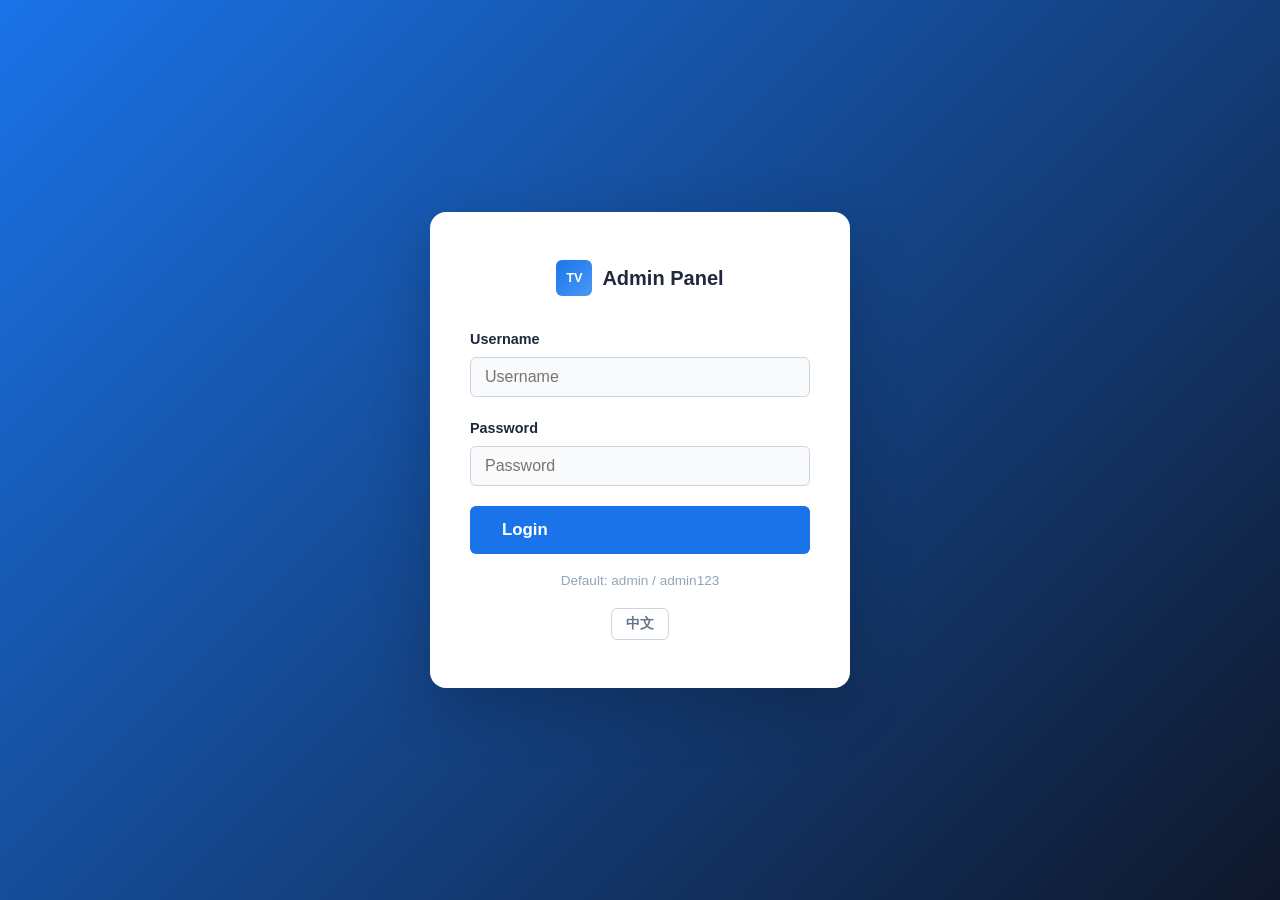
<file: admin.html>
<!DOCTYPE html>
<html lang="zh-CN">
<head>
  <meta charset="UTF-8">
  <meta name="viewport" content="width=device-width, initial-scale=1.0">
  <title>管理后台 - TechVision</title>
  <link rel="stylesheet" href="../css/style.css">
  <link rel="stylesheet" href="admin.css">
</head>
<body>

  <!-- 登录页面 -->
  <div id="loginPage" class="login-page">
    <div class="login-card">
      <div class="login-logo">
        <span class="logo-icon">TV</span>
        <span data-i18n="admin_login">TechVision 管理后台</span>
      </div>
      <form id="loginForm" class="login-form">
        <div class="form-group">
          <label data-i18n="admin_username">用户名</label>
          <input type="text" class="form-control" name="username" data-i18n-ph="admin_username" placeholder="请输入用户名" required autocomplete="off">
        </div>
        <div class="form-group">
          <label data-i18n="admin_password">密码</label>
          <input type="password" class="form-control" name="password" data-i18n-ph="admin_password" placeholder="请输入密码" required>
        </div>
        <button type="submit" class="btn btn-primary btn-lg" style="width:100%;" data-i18n="admin_login_btn">登录</button>
        <p class="login-hint" data-i18n="admin_login_hint">默认账号: admin / 密码: admin123</p>
      </form>
      <div style="text-align:center;margin-top:16px;">
        <button class="lang-toggle" id="langToggleLogin" onclick="toggleLangAdmin()"></button>
      </div>
    </div>
  </div>

  <!-- 后台主体 -->
  <div id="adminApp" class="admin-app" style="display:none;">
    <!-- 侧边栏 -->
    <aside class="sidebar">
      <div class="sidebar-header">
        <span class="logo-icon">TV</span>
        <span>TechVision</span>
      </div>
      <nav class="sidebar-nav">
        <a class="sidebar-item active" data-panel="dashboard">
          <span class="icon">📊</span> <span data-i18n="admin_dashboard">仪表盘</span>
        </a>
        <a class="sidebar-item" data-panel="products">
          <span class="icon">📦</span> <span data-i18n="admin_products">产品管理</span>
        </a>
        <a class="sidebar-item" data-panel="banners">
          <span class="icon">🖼️</span> <span data-i18n="admin_banners">轮播管理</span>
        </a>
        <a class="sidebar-item" data-panel="videos">
          <span class="icon">🎬</span> <span data-i18n="admin_videos">视频管理</span>
        </a>
        <a class="sidebar-item" data-panel="messages">
          <span class="icon">💬</span> <span data-i18n="admin_messages">留言管理</span>
        </a>
        <a class="sidebar-item" data-panel="settings">
          <span class="icon">⚙️</span> <span data-i18n="admin_settings">站点设置</span>
        </a>
        <a class="sidebar-item" data-panel="template">
          <span class="icon">🎨</span> <span data-i18n="admin_template">模板配置</span>
        </a>
      </nav>
      <div class="sidebar-footer">
        <a href="../index.html" class="sidebar-item">🏠 <span data-i18n="admin_back_home">返回前台</span></a>
        <a class="sidebar-item" id="logoutBtn">🚪 <span data-i18n="admin_logout">退出登录</span></a>
      </div>
    </aside>

    <!-- 主区域 -->
    <main class="admin-main">
      <header class="admin-topbar">
        <h2 id="pageTitle" data-i18n="admin_dashboard">仪表盘</h2>
        <div class="admin-user">
          <button class="lang-toggle" id="langToggleAdmin" onclick="toggleLangAdmin()"></button>
          <span data-i18n="admin_admin">管理员</span>
        </div>
      </header>

      <div class="admin-content" id="adminContent">
        <!-- 内容由 admin.js 动态渲染 -->
      </div>
    </main>
  </div>

  <!-- 产品/轮播/视频 编辑弹窗 -->
  <div class="modal-overlay" id="editModal">
    <div class="modal">
      <div class="modal-header">
        <h2 id="editModalTitle">编辑</h2>
        <button class="modal-close" id="editModalClose">✕</button>
      </div>
      <div class="modal-body" id="editModalBody"></div>
    </div>
  </div>

  <script src="../js/data.js"></script>
  <script>
    // 后台页面也应用主题配色 + 语言初始化
    (function() {
      // 主题配色
      if (typeof DB !== 'undefined' && DB.getColorScheme) {
        var cs = DB.getColorScheme();
        var root = document.documentElement;
        root.style.setProperty('--primary', cs.primary);
        root.style.setProperty('--primary-dark', cs.primaryDark);
        root.style.setProperty('--primary-light', cs.primaryLight);
        root.style.setProperty('--primary-bg', cs.primaryBg);
        root.style.setProperty('--secondary', cs.secondary);
        root.style.setProperty('--accent', cs.accent);
      }
      // 语言初始化
      if (typeof detectLang === 'function') {
        document.documentElement.lang = detectLang() === 'zh' ? 'zh-CN' : 'en';
      }
    })();
  </script>
  <script src="admin.js"></script>
</body>
</html>
</file>
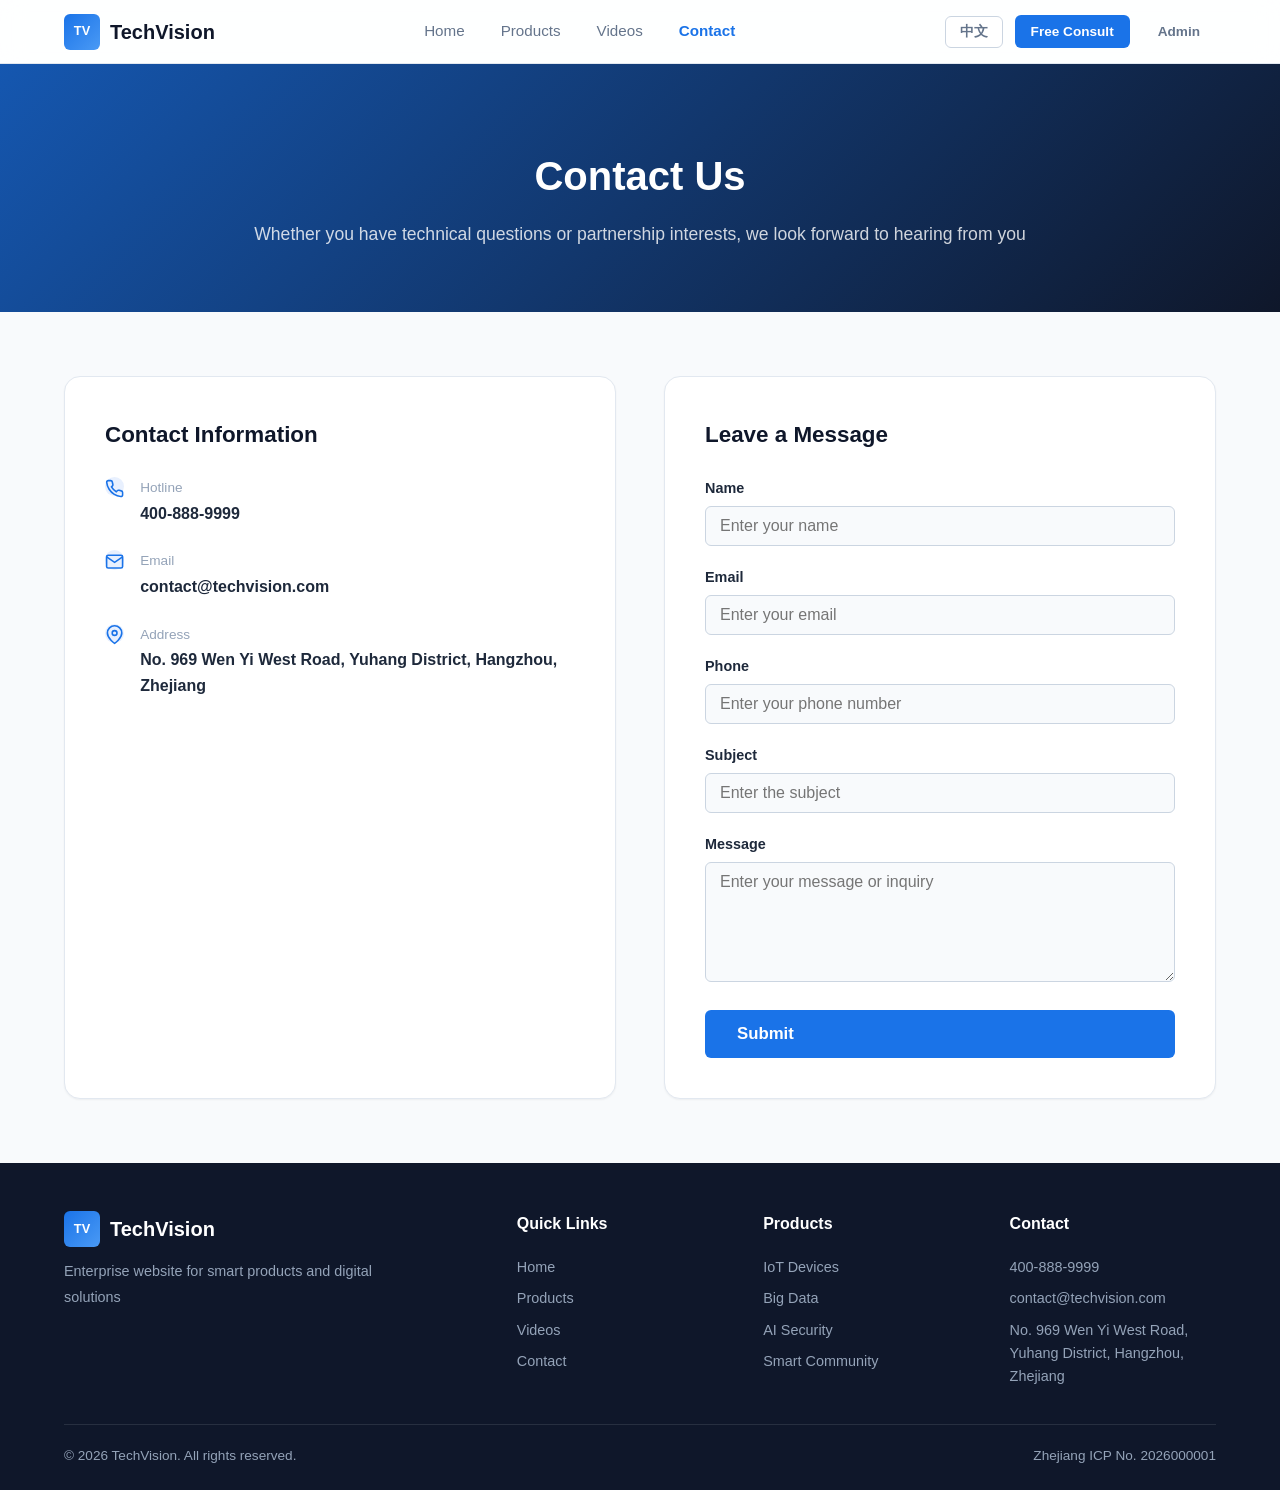
<file: contact.html>
<!DOCTYPE html>
<html lang="zh-CN">
<head>
  <meta charset="UTF-8">
  <meta name="viewport" content="width=device-width, initial-scale=1.0">
  <title>联系我们 - TechVision</title>
  <meta name="description" content="联系 TechVision，获取专业的技术咨询与解决方案">
  <link rel="stylesheet" href="css/style.css">
</head>
<body>

  <!-- Header -->
  <header class="header" id="header"></header>

  <!-- 页面 Banner -->
  <section class="page-banner">
    <div class="container">
      <h1 data-i18n="contact_title">联系我们</h1>
      <p data-i18n="contact_sub">无论您有任何技术问题或合作意向，我们都期待您的来信</p>
    </div>
  </section>

  <!-- 联系内容 -->
  <section class="section">
    <div class="container">
      <div class="contact-wrap">
        <!-- 联系信息 -->
        <div class="contact-info-card" id="contactInfo"></div>

        <!-- 留言表单 -->
        <div class="contact-form">
          <h3 data-i18n="online_message">在线留言</h3>
          <form id="contactForm">
            <div class="form-group">
              <label data-i18n="form_name">姓名 <span class="req">*</span></label>
              <input type="text" class="form-control" name="name" data-i18n-ph="form_name_ph" placeholder="请输入您的姓名" required>
            </div>
            <div class="form-group">
              <label data-i18n="form_email">邮箱</label>
              <input type="email" class="form-control" name="email" data-i18n-ph="form_email_ph" placeholder="请输入您的电子邮箱">
            </div>
            <div class="form-group">
              <label data-i18n="form_phone">电话</label>
              <input type="tel" class="form-control" name="phone" data-i18n-ph="form_phone_ph" placeholder="请输入您的联系电话">
            </div>
            <div class="form-group">
              <label data-i18n="form_subject">主题</label>
              <input type="text" class="form-control" name="subject" data-i18n-ph="form_subject_ph" placeholder="请输入咨询主题">
            </div>
            <div class="form-group">
              <label data-i18n="form_message">留言内容 <span class="req">*</span></label>
              <textarea class="form-control" name="message" data-i18n-ph="form_message_ph" placeholder="请输入您的留言或咨询内容" required></textarea>
            </div>
            <button type="submit" class="btn btn-primary btn-lg" style="width:100%;" data-i18n="submit_message">提交留言</button>
          </form>
        </div>
      </div>
    </div>
  </section>

  <!-- Footer -->
  <footer class="footer" id="footer"></footer>

  <script src="js/data.js"></script>
  <script src="js/app.js"></script>
</body>
</html>
</file>
<file: css/style.css>
/* ============================================
   style.css - 全局样式（现代商务蓝）
   ============================================ */

/* ========== CSS 变量 ========== */
:root {
  --primary: #1a73e8;
  --primary-dark: #1557b0;
  --primary-light: #4a9af5;
  --primary-bg: #e8f0fe;
  --secondary: #0f172a;
  --accent: #ff6b35;
  --success: #16a34a;
  --warning: #f59e0b;
  --danger: #dc2626;

  --text-primary: #1e293b;
  --text-secondary: #64748b;
  --text-light: #94a3b8;
  --bg-white: #ffffff;
  --bg-gray: #f8fafc;
  --bg-card: #ffffff;
  --border: #e2e8f0;
  --border-dark: #cbd5e1;

  --radius-sm: 6px;
  --radius-md: 10px;
  --radius-lg: 16px;
  --shadow-sm: 0 1px 2px rgba(0,0,0,0.05);
  --shadow-md: 0 4px 6px -1px rgba(0,0,0,0.1), 0 2px 4px -2px rgba(0,0,0,0.1);
  --shadow-lg: 0 10px 15px -3px rgba(0,0,0,0.1), 0 4px 6px -4px rgba(0,0,0,0.1);
  --shadow-xl: 0 20px 25px -5px rgba(0,0,0,0.1), 0 8px 10px -6px rgba(0,0,0,0.1);

  --header-h: 64px;
  --max-w: 1200px;

  --transition: all 0.3s cubic-bezier(0.4, 0, 0.2, 1);
}

/* ========== Reset ========== */
*, *::before, *::after { margin: 0; padding: 0; box-sizing: border-box; }
html { scroll-behavior: smooth; font-size: 16px; }
body {
  font-family: -apple-system, BlinkMacSystemFont, 'Segoe UI', Roboto, 'PingFang SC', 'Microsoft YaHei', sans-serif;
  color: var(--text-primary);
  background: var(--bg-gray);
  line-height: 1.6;
  min-height: 100vh;
}
a { color: inherit; text-decoration: none; }
ul, ol { list-style: none; }
img { max-width: 100%; display: block; }
button { cursor: pointer; border: none; background: none; font-family: inherit; }
input, textarea, select { font-family: inherit; font-size: inherit; }

/* ========== 通用容器 ========== */
.container { max-width: var(--max-w); margin: 0 auto; padding: 0 24px; }
.section { padding: 64px 0; }
.section-title { text-align: center; margin-bottom: 12px; font-size: 2rem; font-weight: 700; color: var(--secondary); }
.section-subtitle { text-align: center; color: var(--text-secondary); margin-bottom: 48px; font-size: 1.05rem; }
.text-gradient { background: linear-gradient(135deg, var(--primary), var(--primary-light)); -webkit-background-clip: text; -webkit-text-fill-color: transparent; background-clip: text; }

/* ========== 按钮 ========== */
.btn {
  display: inline-flex; align-items: center; gap: 8px;
  padding: 10px 24px;
  border-radius: var(--radius-sm);
  font-size: 0.95rem; font-weight: 600;
  transition: var(--transition);
  white-space: nowrap;
}
.btn-primary { background: var(--primary); color: #fff; }
.btn-primary:hover { background: var(--primary-dark); box-shadow: 0 4px 12px rgba(26,115,232,0.3); }
.btn-outline { border: 2px solid var(--primary); color: var(--primary); }
.btn-outline:hover { background: var(--primary); color: #fff; }
.btn-ghost { color: var(--text-secondary); }
.btn-ghost:hover { color: var(--primary); background: var(--primary-bg); }
.btn-danger { background: var(--danger); color: #fff; }
.btn-danger:hover { opacity: 0.9; }
.btn-lg { padding: 14px 32px; font-size: 1.05rem; }
.btn-sm { padding: 6px 16px; font-size: 0.85rem; }

/* ========== Header 导航 ========== */
.header {
  position: fixed; top: 0; left: 0; right: 0;
  height: var(--header-h);
  background: rgba(255,255,255,0.85);
  backdrop-filter: blur(12px);
  -webkit-backdrop-filter: blur(12px);
  border-bottom: 1px solid var(--border);
  z-index: 1000;
  transition: var(--transition);
}
.header-inner {
  max-width: var(--max-w); height: 100%; margin: 0 auto; padding: 0 24px;
  display: flex; align-items: center; justify-content: space-between;
}
.logo { display: flex; align-items: center; gap: 10px; font-weight: 700; font-size: 1.25rem; color: var(--secondary); }
.logo-icon {
  width: 36px; height: 36px; border-radius: var(--radius-sm);
  background: linear-gradient(135deg, var(--primary), var(--primary-light));
  color: #fff; display: flex; align-items: center; justify-content: center;
  font-size: 0.8rem; font-weight: 800;
}
.nav-list { display: flex; gap: 4px; }
.nav-item a {
  display: block; padding: 8px 16px; border-radius: var(--radius-sm);
  font-size: 0.95rem; font-weight: 500; color: var(--text-secondary);
  transition: var(--transition);
}
.nav-item a:hover { color: var(--primary); background: var(--primary-bg); }
.nav-item a.active { color: var(--primary); font-weight: 600; }
.header-actions { display: flex; align-items: center; gap: 12px; }

/* 移动端菜单按钮 */
.menu-toggle { display: none; font-size: 1.5rem; color: var(--text-primary); padding: 4px 8px; }

/* ========== Hero 轮播 ========== */
.hero { position: relative; height: 520px; overflow: hidden; margin-top: var(--header-h); }
.hero-slide {
  position: absolute; inset: 0;
  display: flex; align-items: center; justify-content: center;
  text-align: center; color: #fff;
  opacity: 0; transition: opacity 0.8s ease;
  background-size: cover; background-position: center;
}
.hero-slide::before { content: ''; position: absolute; inset: 0; background: linear-gradient(135deg, rgba(26,115,232,0.85), rgba(15,23,42,0.8)); }
.hero-slide.active { opacity: 1; }
.hero-content { position: relative; z-index: 1; max-width: 720px; padding: 0 24px; }
.hero-content h1 { font-size: 2.8rem; font-weight: 800; margin-bottom: 16px; letter-spacing: 1px; }
.hero-content p { font-size: 1.2rem; margin-bottom: 32px; opacity: 0.9; }
.hero-dots { position: absolute; bottom: 24px; left: 50%; transform: translateX(-50%); display: flex; gap: 10px; z-index: 2; }
.hero-dot { width: 10px; height: 10px; border-radius: 50%; background: rgba(255,255,255,0.4); cursor: pointer; transition: var(--transition); }
.hero-dot.active { background: #fff; width: 30px; border-radius: 5px; }

/* ========== Features 特性卡片 ========== */
.features-grid { display: grid; grid-template-columns: repeat(3, 1fr); gap: 24px; }
.feature-card {
  background: var(--bg-card); border-radius: var(--radius-lg); padding: 32px 24px;
  box-shadow: var(--shadow-sm); border: 1px solid var(--border);
  transition: var(--transition);
}
.feature-card:hover { transform: translateY(-4px); box-shadow: var(--shadow-lg); border-color: var(--primary-light); }
.feature-icon {
  width: 56px; height: 56px; border-radius: var(--radius-md);
  background: var(--primary-bg); color: var(--primary);
  display: flex; align-items: center; justify-content: center;
  font-size: 1.5rem; margin-bottom: 20px;
}
.feature-card h3 { font-size: 1.25rem; font-weight: 700; margin-bottom: 8px; color: var(--secondary); }
.feature-card p { color: var(--text-secondary); font-size: 0.95rem; }

/* ========== Product 卡片 ========== */
.product-grid { display: grid; grid-template-columns: repeat(3, 1fr); gap: 28px; }
.product-card {
  background: var(--bg-card); border-radius: var(--radius-lg); overflow: hidden;
  box-shadow: var(--shadow-sm); border: 1px solid var(--border);
  transition: var(--transition); cursor: pointer;
}
.product-card:hover { transform: translateY(-6px); box-shadow: var(--shadow-xl); }
.product-cover { width: 100%; height: 200px; object-fit: cover; transition: var(--transition); }
.product-card:hover .product-cover { transform: scale(1.05); }
.product-body { padding: 20px; }
.product-tag {
  display: inline-block; padding: 3px 10px; border-radius: 20px;
  font-size: 0.75rem; font-weight: 600; margin-bottom: 8px;
}
.product-tag.hot { background: #fee2e2; color: var(--danger); }
.product-tag.new { background: #d1fae5; color: var(--success); }
.product-tag.recommend { background: var(--primary-bg); color: var(--primary); }
.product-card h3 { font-size: 1.1rem; font-weight: 700; margin-bottom: 8px; color: var(--secondary); }
.product-card .product-summary { color: var(--text-secondary); font-size: 0.9rem; margin-bottom: 16px; display: -webkit-box; -webkit-line-clamp: 2; -webkit-box-orient: vertical; overflow: hidden; }
.product-footer { display: flex; justify-content: space-between; align-items: center; }
.product-price { font-size: 1.15rem; font-weight: 700; color: var(--primary); }
.product-category { font-size: 0.8rem; color: var(--text-light); }

/* ========== 产品详情弹窗 ========== */
.modal-overlay { display: none; position: fixed; inset: 0; background: rgba(0,0,0,0.5); z-index: 2000; align-items: center; justify-content: center; padding: 24px; }
.modal-overlay.show { display: flex; }
.modal {
  background: #fff; border-radius: var(--radius-lg); max-width: 800px; width: 100%;
  max-height: 85vh; overflow-y: auto; box-shadow: var(--shadow-xl);
}
.modal-header { padding: 24px; border-bottom: 1px solid var(--border); position: sticky; top: 0; background: #fff; z-index: 1; border-radius: var(--radius-lg) var(--radius-lg) 0 0; }
.modal-header h2 { font-size: 1.5rem; font-weight: 700; padding-right: 40px; }
.modal-close { position: absolute; top: 20px; right: 20px; width: 36px; height: 36px; border-radius: 50%; background: var(--bg-gray); font-size: 1.2rem; display: flex; align-items: center; justify-content: center; transition: var(--transition); }
.modal-close:hover { background: var(--border); }
.modal-body { padding: 24px; }
.modal-cover { width: 100%; height: 320px; object-fit: cover; border-radius: var(--radius-md); margin-bottom: 24px; }
.modal-desc { color: var(--text-secondary); line-height: 1.8; margin-bottom: 24px; }
.spec-table { width: 100%; border-collapse: collapse; }
.spec-table th, .spec-table td { padding: 12px 16px; border-bottom: 1px solid var(--border); text-align: left; }
.spec-table th { color: var(--text-secondary); font-weight: 600; width: 30%; background: var(--bg-gray); }
.spec-table td { color: var(--text-primary); }

/* ========== Video 卡片 ========== */
.video-grid { display: grid; grid-template-columns: repeat(3, 1fr); gap: 28px; }
.video-card {
  background: var(--bg-card); border-radius: var(--radius-lg); overflow: hidden;
  box-shadow: var(--shadow-sm); border: 1px solid var(--border);
  transition: var(--transition); cursor: pointer;
}
.video-card:hover { transform: translateY(-4px); box-shadow: var(--shadow-lg); }
.video-thumb { position: relative; width: 100%; height: 180px; overflow: hidden; }
.video-thumb img { width: 100%; height: 100%; object-fit: cover; transition: var(--transition); }
.video-card:hover .video-thumb img { transform: scale(1.08); }
.video-play {
  position: absolute; top: 50%; left: 50%; transform: translate(-50%,-50%);
  width: 56px; height: 56px; border-radius: 50%;
  background: rgba(26,115,232,0.9); color: #fff;
  display: flex; align-items: center; justify-content: center;
  font-size: 1.4rem; transition: var(--transition);
}
.video-card:hover .video-play { background: var(--primary); transform: translate(-50%,-50%) scale(1.1); }
.video-duration { position: absolute; bottom: 8px; right: 8px; padding: 2px 8px; border-radius: 4px; background: rgba(0,0,0,0.7); color: #fff; font-size: 0.8rem; }
.video-body { padding: 16px 20px; }
.video-category { font-size: 0.8rem; color: var(--primary); font-weight: 600; margin-bottom: 4px; }
.video-card h3 { font-size: 1.05rem; font-weight: 700; margin-bottom: 6px; color: var(--secondary); }
.video-card p { font-size: 0.9rem; color: var(--text-secondary); }

/* ========== 联系页面 ========== */
.contact-wrap { display: grid; grid-template-columns: 1fr 1fr; gap: 48px; }
.contact-info-card { background: var(--bg-card); border-radius: var(--radius-lg); padding: 40px; box-shadow: var(--shadow-sm); border: 1px solid var(--border); }
.contact-info-card h3 { font-size: 1.4rem; font-weight: 700; margin-bottom: 24px; color: var(--secondary); }
.contact-item { display: flex; align-items: flex-start; gap: 16px; margin-bottom: 24px; }
.contact-item-icon { width: 44px; height: 44px; border-radius: var(--radius-md); background: var(--primary-bg); color: var(--primary); display: flex; align-items: center; justify-content: center; font-size: 1.2rem; flex-shrink: 0; }
.contact-item-label { font-size: 0.85rem; color: var(--text-light); margin-bottom: 2px; }
.contact-item-value { font-size: 1rem; font-weight: 600; color: var(--text-primary); }

.contact-form { background: var(--bg-card); border-radius: var(--radius-lg); padding: 40px; box-shadow: var(--shadow-sm); border: 1px solid var(--border); }
.contact-form h3 { font-size: 1.4rem; font-weight: 700; margin-bottom: 24px; color: var(--secondary); }
.form-group { margin-bottom: 20px; }
.form-group label { display: block; font-size: 0.9rem; font-weight: 600; color: var(--text-primary); margin-bottom: 6px; }
.form-group label .req { color: var(--danger); }
.form-control { width: 100%; padding: 10px 14px; border: 1px solid var(--border-dark); border-radius: var(--radius-sm); background: var(--bg-gray); transition: var(--transition); }
.form-control:focus { outline: none; border-color: var(--primary); background: #fff; box-shadow: 0 0 0 3px rgba(26,115,232,0.1); }
textarea.form-control { resize: vertical; min-height: 120px; }

/* ========== Stats 统计数据 ========== */
.stats-bar { background: linear-gradient(135deg, var(--primary), var(--primary-dark)); color: #fff; padding: 48px 0; }
.stats-grid { display: grid; grid-template-columns: repeat(4, 1fr); gap: 24px; text-align: center; }
.stat-item .stat-num { font-size: 2.5rem; font-weight: 800; margin-bottom: 4px; }
.stat-item .stat-label { font-size: 0.95rem; opacity: 0.85; }

/* ========== CTA 区块 ========== */
.cta-section { background: var(--bg-gray); padding: 64px 0; text-align: center; }
.cta-box { background: linear-gradient(135deg, var(--primary), var(--primary-light)); border-radius: var(--radius-lg); padding: 48px; color: #fff; }
.cta-box h2 { font-size: 2rem; font-weight: 800; margin-bottom: 12px; }
.cta-box p { font-size: 1.1rem; opacity: 0.9; margin-bottom: 32px; }
.cta-box .btn { background: #fff; color: var(--primary); }
.cta-box .btn:hover { background: var(--bg-gray); }

/* ========== 页面 Banner ========== */
.page-banner {
  margin-top: var(--header-h);
  background: linear-gradient(135deg, var(--primary-dark), var(--secondary));
  color: #fff; padding: 80px 0 64px; text-align: center;
}
.page-banner h1 { font-size: 2.5rem; font-weight: 800; margin-bottom: 12px; }
.page-banner p { font-size: 1.1rem; opacity: 0.8; }

/* ========== 筛选栏 ========== */
.filter-bar { display: flex; gap: 12px; margin-bottom: 40px; flex-wrap: wrap; }
.filter-btn { padding: 8px 20px; border-radius: 20px; font-size: 0.9rem; font-weight: 600; background: var(--bg-card); border: 1px solid var(--border); color: var(--text-secondary); transition: var(--transition); }
.filter-btn:hover { border-color: var(--primary); color: var(--primary); }
.filter-btn.active { background: var(--primary); color: #fff; border-color: var(--primary); }

/* ========== Footer ========== */
.footer { background: var(--secondary); color: var(--text-light); padding: 48px 0 24px; }
.footer-grid { display: grid; grid-template-columns: 2fr 1fr 1fr 1fr; gap: 40px; margin-bottom: 32px; }
.footer-brand { max-width: 320px; }
.footer-brand p { margin-top: 12px; font-size: 0.9rem; line-height: 1.8; }
.footer-col h4 { font-size: 1rem; font-weight: 700; color: #fff; margin-bottom: 16px; }
.footer-col a { display: block; padding: 4px 0; font-size: 0.9rem; color: var(--text-light); transition: var(--transition); }
.footer-col a:hover { color: var(--primary-light); }
.footer-bottom { border-top: 1px solid rgba(255,255,255,0.1); padding-top: 20px; display: flex; justify-content: space-between; align-items: center; font-size: 0.85rem; }
.footer-bottom a { color: var(--text-light); }
.footer-bottom a:hover { color: var(--primary-light); }

/* ========== Toast 通知 ========== */
.toast { position: fixed; bottom: 24px; right: 24px; z-index: 3000; padding: 14px 24px; border-radius: var(--radius-sm); background: var(--secondary); color: #fff; font-size: 0.95rem; box-shadow: var(--shadow-lg); opacity: 0; transform: translateY(20px); transition: var(--transition); pointer-events: none; }
.toast.show { opacity: 1; transform: translateY(0); }
.toast.success { background: var(--success); }
.toast.error { background: var(--danger); }

/* ========== 语言切换按钮 ========== */
.lang-toggle {
  padding: 6px 14px;
  border-radius: var(--radius-sm);
  font-size: 0.85rem;
  font-weight: 600;
  border: 1.5px solid var(--border-dark);
  color: var(--text-secondary);
  background: var(--bg-card);
  transition: var(--transition);
  cursor: pointer;
}
.lang-toggle:hover {
  border-color: var(--primary);
  color: var(--primary);
  background: var(--primary-bg);
}

/* ========== 回到顶部 ========== */
.back-to-top { position: fixed; bottom: 32px; right: 32px; width: 44px; height: 44px; border-radius: 50%; background: var(--primary); color: #fff; display: none; align-items: center; justify-content: center; font-size: 1.2rem; box-shadow: var(--shadow-lg); transition: var(--transition); z-index: 999; }
.back-to-top:hover { background: var(--primary-dark); transform: translateY(-2px); }
.back-to-top.show { display: flex; }

/* ========== SVG 图标 ========== */
.icon { width: 1em; height: 1em; display: inline-block; }

/* ========== 动画 ========== */
@keyframes fadeInUp { from { opacity: 0; transform: translateY(24px); } to { opacity: 1; transform: translateY(0); } }
.animate-in { animation: fadeInUp 0.6s ease forwards; }

/* ========== 响应式 ========== */
@media (max-width: 1024px) {
  .features-grid, .product-grid, .video-grid { grid-template-columns: repeat(2, 1fr); }
  .footer-grid { grid-template-columns: 2fr 1fr 1fr; }
}

@media (max-width: 768px) {
  .nav-list { display: none; position: fixed; top: var(--header-h); left: 0; right: 0; flex-direction: column; background: #fff; padding: 16px; box-shadow: var(--shadow-lg); border-top: 1px solid var(--border); }
  .nav-list.show { display: flex; }
  .menu-toggle { display: block; }
  .header-actions { display: none; }

  .hero { height: 380px; }
  .hero-content h1 { font-size: 1.8rem; }
  .hero-content p { font-size: 1rem; }

  .features-grid, .product-grid, .video-grid { grid-template-columns: 1fr; }
  .stats-grid { grid-template-columns: repeat(2, 1fr); }
  .footer-grid { grid-template-columns: 1fr; gap: 24px; }
  .footer-bottom { flex-direction: column; gap: 8px; text-align: center; }

  .contact-wrap { grid-template-columns: 1fr; }
  .section { padding: 40px 0; }
  .section-title { font-size: 1.5rem; }
  .page-banner h1 { font-size: 1.8rem; }

  .cta-box { padding: 32px 20px; }
  .cta-box h2 { font-size: 1.4rem; }
}

@media (max-width: 480px) {
  .container { padding: 0 16px; }
  .stats-grid { grid-template-columns: 1fr; }
  .hero-content h1 { font-size: 1.4rem; }
}
</file>
<file: admin.css>
/* ============================================
   admin.css - 后台管理样式
   ============================================ */

/* ========== 登录页面 ========== */
.login-page {
  min-height: 100vh;
  display: flex;
  align-items: center;
  justify-content: center;
  background: linear-gradient(135deg, #1a73e8, #0f172a);
  padding: 24px;
}
.login-card {
  background: #fff;
  border-radius: 16px;
  padding: 48px 40px;
  width: 100%;
  max-width: 420px;
  box-shadow: 0 20px 60px rgba(0,0,0,0.2);
}
.login-logo {
  display: flex;
  align-items: center;
  gap: 10px;
  justify-content: center;
  font-size: 1.25rem;
  font-weight: 700;
  margin-bottom: 32px;
  color: #1e293b;
}
.login-form .form-group { margin-bottom: 20px; }
.login-form label { display: block; font-size: 0.9rem; font-weight: 600; margin-bottom: 6px; color: #1e293b; }
.login-form .form-control {
  width: 100%;
  padding: 10px 14px;
  border: 1px solid #cbd5e1;
  border-radius: 6px;
  background: #f8fafc;
  transition: all 0.3s;
}
.login-form .form-control:focus {
  outline: none;
  border-color: #1a73e8;
  background: #fff;
  box-shadow: 0 0 0 3px rgba(26,115,232,0.1);
}
.login-hint {
  text-align: center;
  margin-top: 16px;
  font-size: 0.85rem;
  color: #94a3b8;
}

/* ========== 后台布局 ========== */
.admin-app {
  display: flex;
  min-height: 100vh;
}

/* ========== 侧边栏 ========== */
.sidebar {
  width: 240px;
  background: #0f172a;
  color: #cbd5e1;
  display: flex;
  flex-direction: column;
  position: fixed;
  top: 0;
  bottom: 0;
  left: 0;
  z-index: 100;
}
.sidebar-header {
  display: flex;
  align-items: center;
  gap: 10px;
  padding: 20px 24px;
  font-size: 1.1rem;
  font-weight: 700;
  color: #fff;
  border-bottom: 1px solid rgba(255,255,255,0.1);
}
.sidebar-nav {
  flex: 1;
  padding: 16px 0;
  overflow-y: auto;
}
.sidebar-item {
  display: flex;
  align-items: center;
  gap: 10px;
  padding: 12px 24px;
  font-size: 0.95rem;
  color: #94a3b8;
  transition: all 0.2s;
  cursor: pointer;
}
.sidebar-item:hover {
  color: #fff;
  background: rgba(255,255,255,0.05);
}
.sidebar-item.active {
  color: #fff;
  background: rgba(26,115,232,0.2);
  border-left: 3px solid #1a73e8;
  padding-left: 21px;
}
.sidebar-footer {
  padding: 16px 0;
  border-top: 1px solid rgba(255,255,255,0.1);
}

/* ========== 主区域 ========== */
.admin-main {
  flex: 1;
  margin-left: 240px;
  display: flex;
  flex-direction: column;
  min-height: 100vh;
}
.admin-topbar {
  height: 64px;
  background: #fff;
  border-bottom: 1px solid #e2e8f0;
  display: flex;
  align-items: center;
  justify-content: space-between;
  padding: 0 32px;
  position: sticky;
  top: 0;
  z-index: 50;
}
.admin-topbar h2 { font-size: 1.25rem; font-weight: 700; color: #1e293b; }
.admin-user { display: flex; align-items: center; gap: 12px; color: #64748b; font-size: 0.9rem; }
.admin-user .lang-toggle {
  padding: 5px 12px;
  border-radius: 6px;
  font-size: 0.8rem;
  font-weight: 600;
  border: 1.5px solid #cbd5e1;
  color: #64748b;
  background: #fff;
  transition: all 0.2s;
  cursor: pointer;
}
.admin-user .lang-toggle:hover {
  border-color: var(--primary, #1a73e8);
  color: var(--primary, #1a73e8);
  background: var(--primary-bg, #e8f0fe);
}
.admin-content { padding: 32px; flex: 1; }

/* ========== 仪表盘卡片 ========== */
.dash-grid {
  display: grid;
  grid-template-columns: repeat(4, 1fr);
  gap: 24px;
  margin-bottom: 32px;
}
.dash-card {
  background: #fff;
  border-radius: 10px;
  padding: 24px;
  border: 1px solid #e2e8f0;
  box-shadow: 0 1px 2px rgba(0,0,0,0.05);
}
.dash-card-label { font-size: 0.85rem; color: #64748b; margin-bottom: 8px; }
.dash-card-value { font-size: 2rem; font-weight: 800; color: #1e293b; }
.dash-card-icon {
  width: 48px; height: 48px; border-radius: 10px;
  display: flex; align-items: center; justify-content: center;
  font-size: 1.4rem; margin-bottom: 16px;
}
.dash-card-icon.blue { background: #e8f0fe; color: #1a73e8; }
.dash-card-icon.green { background: #d1fae5; color: #16a34a; }
.dash-card-icon.orange { background: #fef3c7; color: #f59e0b; }
.dash-card-icon.purple { background: #e9d5ff; color: #9333ea; }

/* ========== 数据表格 ========== */
.data-table {
  width: 100%;
  background: #fff;
  border-radius: 10px;
  overflow: hidden;
  border: 1px solid #e2e8f0;
}
.data-table th, .data-table td {
  padding: 14px 16px;
  text-align: left;
  border-bottom: 1px solid #f1f5f9;
  font-size: 0.9rem;
}
.data-table th {
  background: #f8fafc;
  font-weight: 600;
  color: #64748b;
  font-size: 0.85rem;
  text-transform: uppercase;
  letter-spacing: 0.5px;
}
.data-table tbody tr:hover { background: #f8fafc; }
.data-table img.thumb { width: 60px; height: 40px; object-fit: cover; border-radius: 4px; }

/* ========== 表格内标签 ========== */
.badge {
  display: inline-block;
  padding: 3px 10px;
  border-radius: 20px;
  font-size: 0.75rem;
  font-weight: 600;
}
.badge-blue { background: #e8f0fe; color: #1a73e8; }
.badge-green { background: #d1fae5; color: #16a34a; }
.badge-red { background: #fee2e2; color: #dc2626; }
.badge-orange { background: #fef3c7; color: #f59e0b; }
.badge-gray { background: #f1f5f9; color: #64748b; }

/* ========== 操作按钮 ========== */
.action-btn {
  padding: 4px 10px;
  border-radius: 4px;
  font-size: 0.8rem;
  font-weight: 600;
  margin-right: 4px;
  transition: all 0.2s;
}
.action-btn.edit { color: #1a73e8; }
.action-btn.edit:hover { background: #e8f0fe; }
.action-btn.delete { color: #dc2626; }
.action-btn.delete:hover { background: #fee2e2; }

/* ========== 工具栏 ========== */
.toolbar {
  display: flex;
  justify-content: space-between;
  align-items: center;
  margin-bottom: 24px;
  flex-wrap: wrap;
  gap: 12px;
}
.toolbar-left { display: flex; gap: 12px; align-items: center; }
.search-box {
  padding: 8px 14px;
  border: 1px solid #cbd5e1;
  border-radius: 6px;
  background: #fff;
  font-size: 0.9rem;
  width: 240px;
}
.search-box:focus { outline: none; border-color: #1a73e8; box-shadow: 0 0 0 3px rgba(26,115,232,0.1); }

/* ========== 表单（弹窗内） ========== */
.edit-form .form-group { margin-bottom: 16px; }
.edit-form label { display: block; font-size: 0.9rem; font-weight: 600; margin-bottom: 6px; color: #1e293b; }
.edit-form .form-control {
  width: 100%;
  padding: 10px 14px;
  border: 1px solid #cbd5e1;
  border-radius: 6px;
  background: #f8fafc;
  transition: all 0.3s;
}
.edit-form .form-control:focus {
  outline: none;
  border-color: #1a73e8;
  background: #fff;
  box-shadow: 0 0 0 3px rgba(26,115,232,0.1);
}
.edit-form textarea.form-control { min-height: 100px; resize: vertical; }
.edit-form-actions {
  display: flex;
  gap: 12px;
  justify-content: flex-end;
  margin-top: 24px;
}

/* ========== 留言卡片 ========== */
.message-card {
  background: #fff;
  border-radius: 10px;
  padding: 20px 24px;
  border: 1px solid #e2e8f0;
  margin-bottom: 16px;
  display: flex;
  gap: 16px;
  align-items: flex-start;
}
.message-avatar {
  width: 40px; height: 40px; border-radius: 50%;
  background: #e8f0fe; color: #1a73e8;
  display: flex; align-items: center; justify-content: center;
  font-weight: 700; flex-shrink: 0;
}
.message-body { flex: 1; }
.message-header { display: flex; justify-content: space-between; margin-bottom: 4px; }
.message-name { font-weight: 700; color: #1e293b; }
.message-time { font-size: 0.8rem; color: #94a3b8; }
.message-contact { font-size: 0.85rem; color: #64748b; margin-bottom: 8px; }
.message-text { font-size: 0.9rem; color: #475569; line-height: 1.6; }
.message-actions { display: flex; gap: 8px; margin-top: 12px; }

/* ========== 设置表单 ========== */
.settings-form { max-width: 600px; }
.settings-form .form-group { margin-bottom: 20px; }

/* ========== 空状态 ========== */
.empty-state {
  text-align: center;
  padding: 64px 24px;
  color: #94a3b8;
}
.empty-state .icon { font-size: 3rem; margin-bottom: 16px; }

/* ========== 模板配置面板 ========== */
.template-section {
  margin-bottom: 40px;
}
.template-section-title {
  font-size: 1.15rem;
  font-weight: 700;
  color: #1e293b;
  margin-bottom: 8px;
  display: flex;
  align-items: center;
  gap: 8px;
}
.template-section-desc {
  font-size: 0.9rem;
  color: #64748b;
  margin-bottom: 24px;
}

/* 行业模板卡片网格 */
.industry-grid {
  display: grid;
  grid-template-columns: repeat(4, 1fr);
  gap: 20px;
}
.industry-card {
  background: #fff;
  border: 2px solid #e2e8f0;
  border-radius: 12px;
  padding: 24px 20px;
  text-align: center;
  cursor: pointer;
  transition: all 0.25s;
  position: relative;
}
.industry-card:hover {
  border-color: var(--primary, #1a73e8);
  transform: translateY(-2px);
  box-shadow: 0 8px 16px rgba(0,0,0,0.08);
}
.industry-card.active {
  border-color: var(--primary, #1a73e8);
  background: var(--primary-bg, #e8f0fe);
}
.industry-card.active::after {
  content: '✓';
  position: absolute;
  top: 8px;
  right: 12px;
  width: 22px;
  height: 22px;
  border-radius: 50%;
  background: var(--primary, #1a73e8);
  color: #fff;
  font-size: 0.8rem;
  display: flex;
  align-items: center;
  justify-content: center;
}
.industry-card-icon {
  font-size: 2.5rem;
  margin-bottom: 12px;
}
.industry-card-name {
  font-size: 1rem;
  font-weight: 700;
  color: #1e293b;
  margin-bottom: 4px;
}
.industry-card-desc {
  font-size: 0.8rem;
  color: #94a3b8;
  line-height: 1.5;
}

/* 配色方案网格 */
.color-grid {
  display: grid;
  grid-template-columns: repeat(4, 1fr);
  gap: 20px;
}
.color-card {
  background: #fff;
  border: 2px solid #e2e8f0;
  border-radius: 12px;
  padding: 20px;
  cursor: pointer;
  transition: all 0.25s;
  position: relative;
}
.color-card:hover {
  transform: translateY(-2px);
  box-shadow: 0 8px 16px rgba(0,0,0,0.08);
}
.color-card.active {
  border-color: var(--primary, #1a73e8);
  border-width: 2px;
}
.color-card.active::after {
  content: '✓';
  position: absolute;
  top: 8px;
  right: 12px;
  width: 22px;
  height: 22px;
  border-radius: 50%;
  background: var(--primary, #1a73e8);
  color: #fff;
  font-size: 0.8rem;
  display: flex;
  align-items: center;
  justify-content: center;
}
.color-card-name {
  font-size: 0.9rem;
  font-weight: 700;
  color: #1e293b;
  margin-bottom: 12px;
}
.color-preview {
  display: flex;
  gap: 6px;
  margin-bottom: 12px;
}
.color-swatch {
  width: 32px;
  height: 32px;
  border-radius: 6px;
}
.color-swatch.main { width: 48px; }
.color-info {
  font-size: 0.75rem;
  color: #94a3b8;
}

/* 模板预览框 */
.template-preview {
  background: #f8fafc;
  border: 1px dashed #cbd5e1;
  border-radius: 10px;
  padding: 24px;
  margin-top: 24px;
}
.template-preview-title {
  font-size: 1rem;
  font-weight: 700;
  color: #1e293b;
  margin-bottom: 16px;
  display: flex;
  align-items: center;
  gap: 8px;
}
.preview-field {
  display: flex;
  gap: 12px;
  margin-bottom: 10px;
  font-size: 0.9rem;
}
.preview-field-label {
  font-weight: 600;
  color: #64748b;
  min-width: 80px;
  flex-shrink: 0;
}
.preview-field-value {
  color: #1e293b;
}
.preview-product-list {
  display: flex;
  flex-wrap: wrap;
  gap: 8px;
  margin-top: 8px;
}
.preview-product-tag {
  padding: 4px 12px;
  border-radius: 20px;
  font-size: 0.8rem;
  background: #e2e8f0;
  color: #475569;
}

/* 应用按钮区 */
.template-actions {
  display: flex;
  gap: 12px;
  margin-top: 32px;
  padding-top: 24px;
  border-top: 1px solid #e2e8f0;
}

/* ========== 响应式 ========== */
@media (max-width: 1024px) {
  .dash-grid { grid-template-columns: repeat(2, 1fr); }
  .industry-grid, .color-grid { grid-template-columns: repeat(2, 1fr); }
}
@media (max-width: 768px) {
  .sidebar { width: 64px; }
  .sidebar-header span:not(.logo-icon) { display: none; }
  .sidebar-item span:not(.icon) { display: none; }
  .sidebar-item { justify-content: center; padding: 12px; }
  .sidebar-item.active { padding-left: 12px; border-left: none; border-right: 3px solid #1a73e8; }
  .admin-main { margin-left: 64px; }
  .dash-grid { grid-template-columns: 1fr; }
  .industry-grid, .color-grid { grid-template-columns: 1fr; }
  .search-box { width: 100%; }
  .data-table { font-size: 0.8rem; }
  .data-table th, .data-table td { padding: 8px; }
}
</file>
